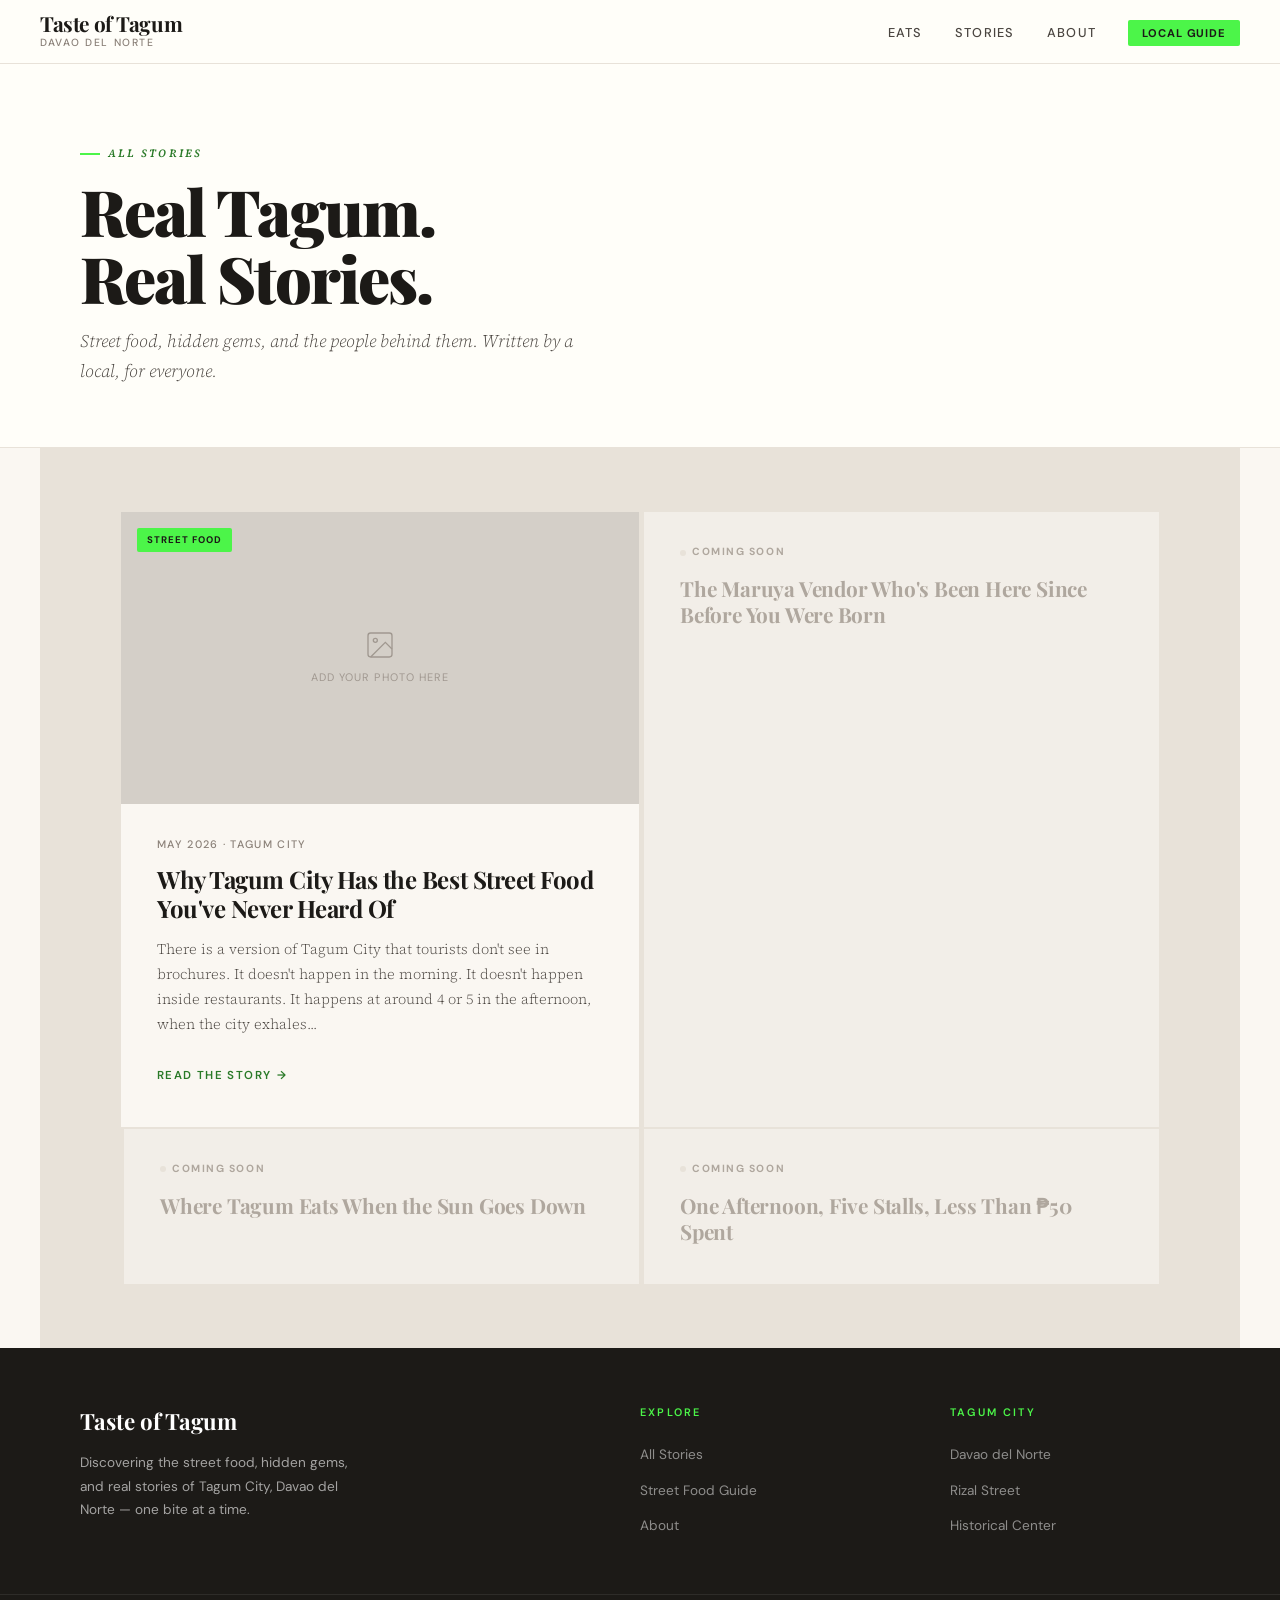
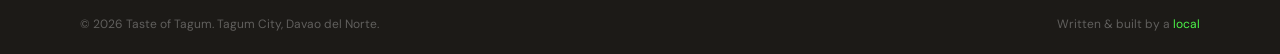
<file: blog.html>
<!DOCTYPE html>
<html lang="en">
<head>
<meta charset="UTF-8">
<meta name="viewport" content="width=device-width, initial-scale=1.0">
<title>All Stories — Taste of Tagum</title>
<meta name="description" content="Stories, guides, and hidden gems from Tagum City, Davao del Norte.">
<link rel="preconnect" href="https://fonts.googleapis.com">
<link href="https://fonts.googleapis.com/css2?family=Playfair+Display:ital,wght@0,400;0,700;0,900;1,400;1,700&family=Source+Serif+4:ital,wght@0,300;0,400;0,600;1,300;1,400&family=DM+Sans:wght@300;400;500&display=swap" rel="stylesheet">
<link rel="stylesheet" href="style.css">
<style>
  .page-header {
    background: var(--warm-white);
    padding: 80px 80px 60px;
    border-bottom: 1px solid var(--border);
  }

  .page-header .label {
    font-size: 0.7rem;
    font-weight: 600;
    letter-spacing: 0.2em;
    text-transform: uppercase;
    color: var(--dark-green);
    margin-bottom: 14px;
    display: flex;
    align-items: center;
    gap: 8px;
  }

  .page-header .label::before {
    content: '';
    display: inline-block;
    width: 20px;
    height: 2px;
    background: var(--green);
  }

  .page-header h1 {
    font-family: 'Playfair Display', serif;
    font-size: clamp(2.5rem, 5vw, 4rem);
    font-weight: 900;
    letter-spacing: -0.03em;
    line-height: 1.05;
    margin-bottom: 16px;
  }

  .page-header p {
    font-family: 'Source Serif 4', serif;
    font-size: 1.1rem;
    font-weight: 300;
    font-style: italic;
    color: var(--ink-light);
    max-width: 500px;
    line-height: 1.7;
  }

  .articles-grid {
    max-width: 1200px;
    margin: 0 auto;
    padding: 64px 80px;
    display: grid;
    grid-template-columns: repeat(2, 1fr);
    gap: 2px;
    background: var(--border);
    border-left: 1px solid var(--border);
    border-right: 1px solid var(--border);
  }

  .article-card {
    background: var(--cream);
    text-decoration: none;
    color: inherit;
    display: flex;
    flex-direction: column;
    transition: background 0.2s;
    padding: 0;
    overflow: hidden;
  }

  .article-card:hover { background: var(--warm-white); }

  .article-card-image {
    background: #d4cfc8;
    aspect-ratio: 16/9;
    display: flex;
    align-items: center;
    justify-content: center;
    overflow: hidden;
    position: relative;
  }

  .article-card-image img { width: 100%; height: 100%; object-fit: cover; }

  .article-card-image-placeholder {
    display: flex;
    flex-direction: column;
    align-items: center;
    gap: 8px;
    color: #a09890;
  }

  .article-card-image-placeholder span {
    font-size: 0.68rem;
    letter-spacing: 0.1em;
    text-transform: uppercase;
  }

  .article-tag {
    position: absolute;
    top: 16px;
    left: 16px;
    background: var(--green);
    color: var(--ink);
    font-size: 0.6rem;
    font-weight: 700;
    letter-spacing: 0.1em;
    text-transform: uppercase;
    padding: 4px 10px;
    border-radius: 2px;
  }

  .article-card-body { padding: 32px 36px 40px; flex: 1; }

  .article-meta {
    font-size: 0.68rem;
    font-weight: 500;
    letter-spacing: 0.12em;
    text-transform: uppercase;
    color: var(--ink-muted);
    margin-bottom: 12px;
  }

  .article-title {
    font-family: 'Playfair Display', serif;
    font-size: 1.5rem;
    font-weight: 700;
    line-height: 1.2;
    letter-spacing: -0.02em;
    margin-bottom: 14px;
  }

  .article-excerpt {
    font-family: 'Source Serif 4', serif;
    font-size: 0.9rem;
    font-weight: 300;
    color: var(--ink-light);
    line-height: 1.75;
    margin-bottom: 24px;
  }

  .article-read {
    font-size: 0.72rem;
    font-weight: 600;
    letter-spacing: 0.12em;
    text-transform: uppercase;
    color: var(--dark-green);
    display: inline-flex;
    align-items: center;
    gap: 6px;
  }
  .article-read::after { content: '→'; }

  /* COMING SOON CARDS */
  .coming-soon-card {
    background: var(--cream);
    padding: 32px 36px 40px;
    border-left: 3px solid var(--border);
    opacity: 0.6;
  }

  .coming-soon-label {
    font-size: 0.65rem;
    font-weight: 700;
    letter-spacing: 0.15em;
    text-transform: uppercase;
    color: var(--ink-muted);
    margin-bottom: 14px;
    display: flex;
    align-items: center;
    gap: 6px;
  }

  .coming-soon-label::before {
    content: '';
    display: inline-block;
    width: 6px;
    height: 6px;
    border-radius: 50%;
    background: var(--border);
  }

  .coming-soon-title {
    font-family: 'Playfair Display', serif;
    font-size: 1.3rem;
    font-weight: 700;
    line-height: 1.25;
    letter-spacing: -0.01em;
    color: var(--ink-muted);
  }

  @media (max-width: 900px) {
    .page-header { padding: 48px 24px 40px; }
    .articles-grid { grid-template-columns: 1fr; padding: 0; border: none; background: transparent; gap: 1px; }
    .article-card-body { padding: 24px; }
  }
</style>
</head>
<body>

<nav>
  <a href="../index.html" class="nav-logo">
    <span class="name">Taste of Tagum</span>
    <span class="sub">Davao del Norte</span>
  </a>
  <ul class="nav-links">
    <li><a href="blog.html">Eats</a></li>
    <li><a href="blog.html">Stories</a></li>
    <li><a href="about.html">About</a></li>
    <li><span class="nav-tag">Local Guide</span></li>
  </ul>
</nav>

<div class="page-header">
  <p class="label">All Stories</p>
  <h1>Real Tagum.<br>Real Stories.</h1>
  <p>Street food, hidden gems, and the people behind them. Written by a local, for everyone.</p>
</div>

<div class="articles-grid">

  <!-- ARTICLE 1 — LIVE -->
  <a href="articles/street-food-tagum.html" class="article-card">
    <div class="article-card-image">
      <!-- REPLACE: <img src="images/street-food-cover.jpg" alt="Street food Tagum City Rizal Street"> -->
      <div class="article-card-image-placeholder">
        <svg width="32" height="32" viewBox="0 0 24 24" fill="none" stroke="currentColor" stroke-width="1"><rect x="3" y="3" width="18" height="18" rx="2"/><circle cx="8.5" cy="8.5" r="1.5"/><path d="m21 15-5-5L5 21"/></svg>
        <span>Add your photo here</span>
      </div>
      <span class="article-tag">Street Food</span>
    </div>
    <div class="article-card-body">
      <p class="article-meta">May 2026 · Tagum City</p>
      <h2 class="article-title">Why Tagum City Has the Best Street Food You've Never Heard Of</h2>
      <p class="article-excerpt">There is a version of Tagum City that tourists don't see in brochures. It doesn't happen in the morning. It doesn't happen inside restaurants. It happens at around 4 or 5 in the afternoon, when the city exhales...</p>
      <span class="article-read">Read the story</span>
    </div>
  </a>

  <!-- COMING SOON 1 -->
  <div class="coming-soon-card">
    <p class="coming-soon-label">Coming Soon</p>
    <h3 class="coming-soon-title">The Maruya Vendor Who's Been Here Since Before You Were Born</h3>
  </div>

  <!-- COMING SOON 2 -->
  <div class="coming-soon-card">
    <p class="coming-soon-label">Coming Soon</p>
    <h3 class="coming-soon-title">Where Tagum Eats When the Sun Goes Down</h3>
  </div>

  <!-- COMING SOON 3 -->
  <div class="coming-soon-card">
    <p class="coming-soon-label">Coming Soon</p>
    <h3 class="coming-soon-title">One Afternoon, Five Stalls, Less Than ₱50 Spent</h3>
  </div>

</div>

<footer>
  <div class="footer-brand">
    <div class="name">Taste of Tagum</div>
    <p>Discovering the street food, hidden gems, and real stories of Tagum City, Davao del Norte — one bite at a time.</p>
  </div>
  <div class="footer-col">
    <h4>Explore</h4>
    <ul>
      <li><a href="blog.html">All Stories</a></li>
      <li><a href="articles/street-food-tagum.html">Street Food Guide</a></li>
      <li><a href="about.html">About</a></li>
    </ul>
  </div>
  <div class="footer-col">
    <h4>Tagum City</h4>
    <ul>
      <li><a href="#">Davao del Norte</a></li>
      <li><a href="#">Rizal Street</a></li>
      <li><a href="#">Historical Center</a></li>
    </ul>
  </div>
</footer>
<div class="footer-bottom">
  <p>© 2026 Taste of Tagum. Tagum City, Davao del Norte.</p>
  <p class="made-by">Written & built by a <span>local</span></p>
</div>

</body>
</html>
</file>
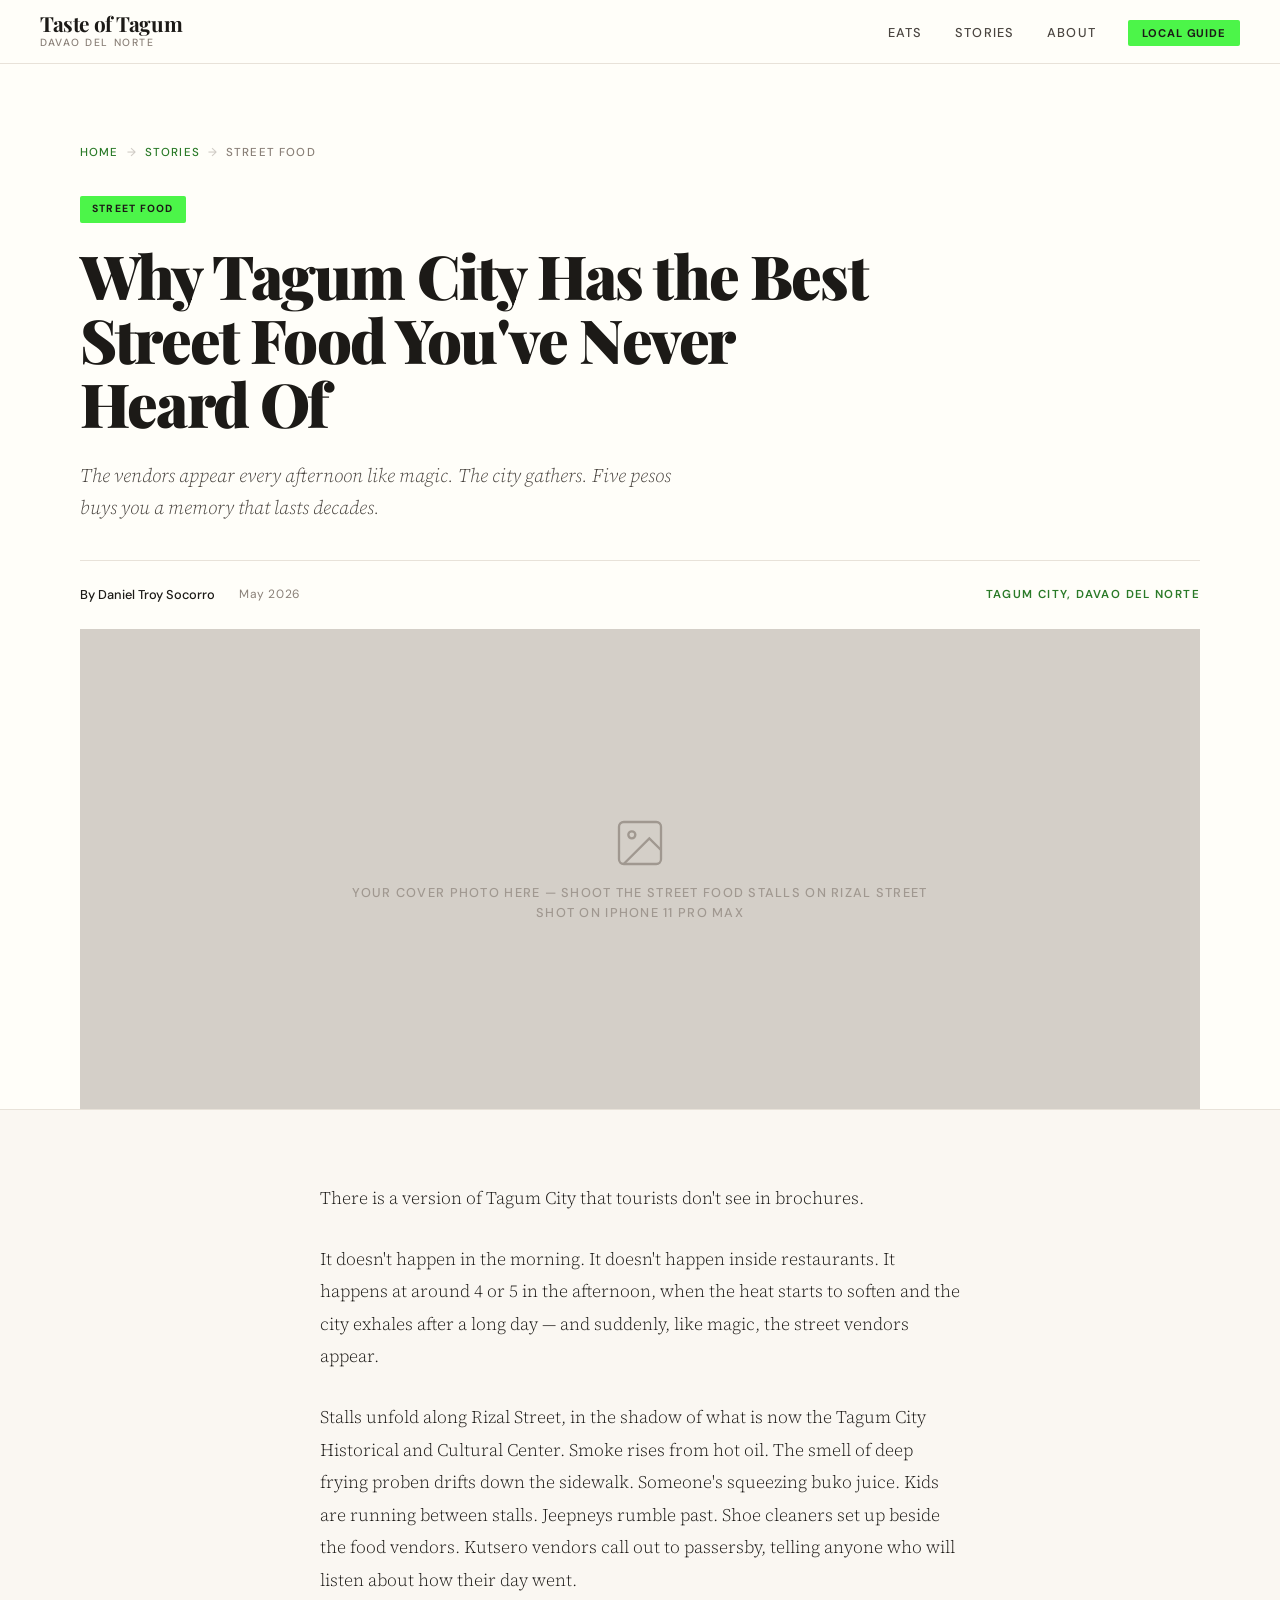
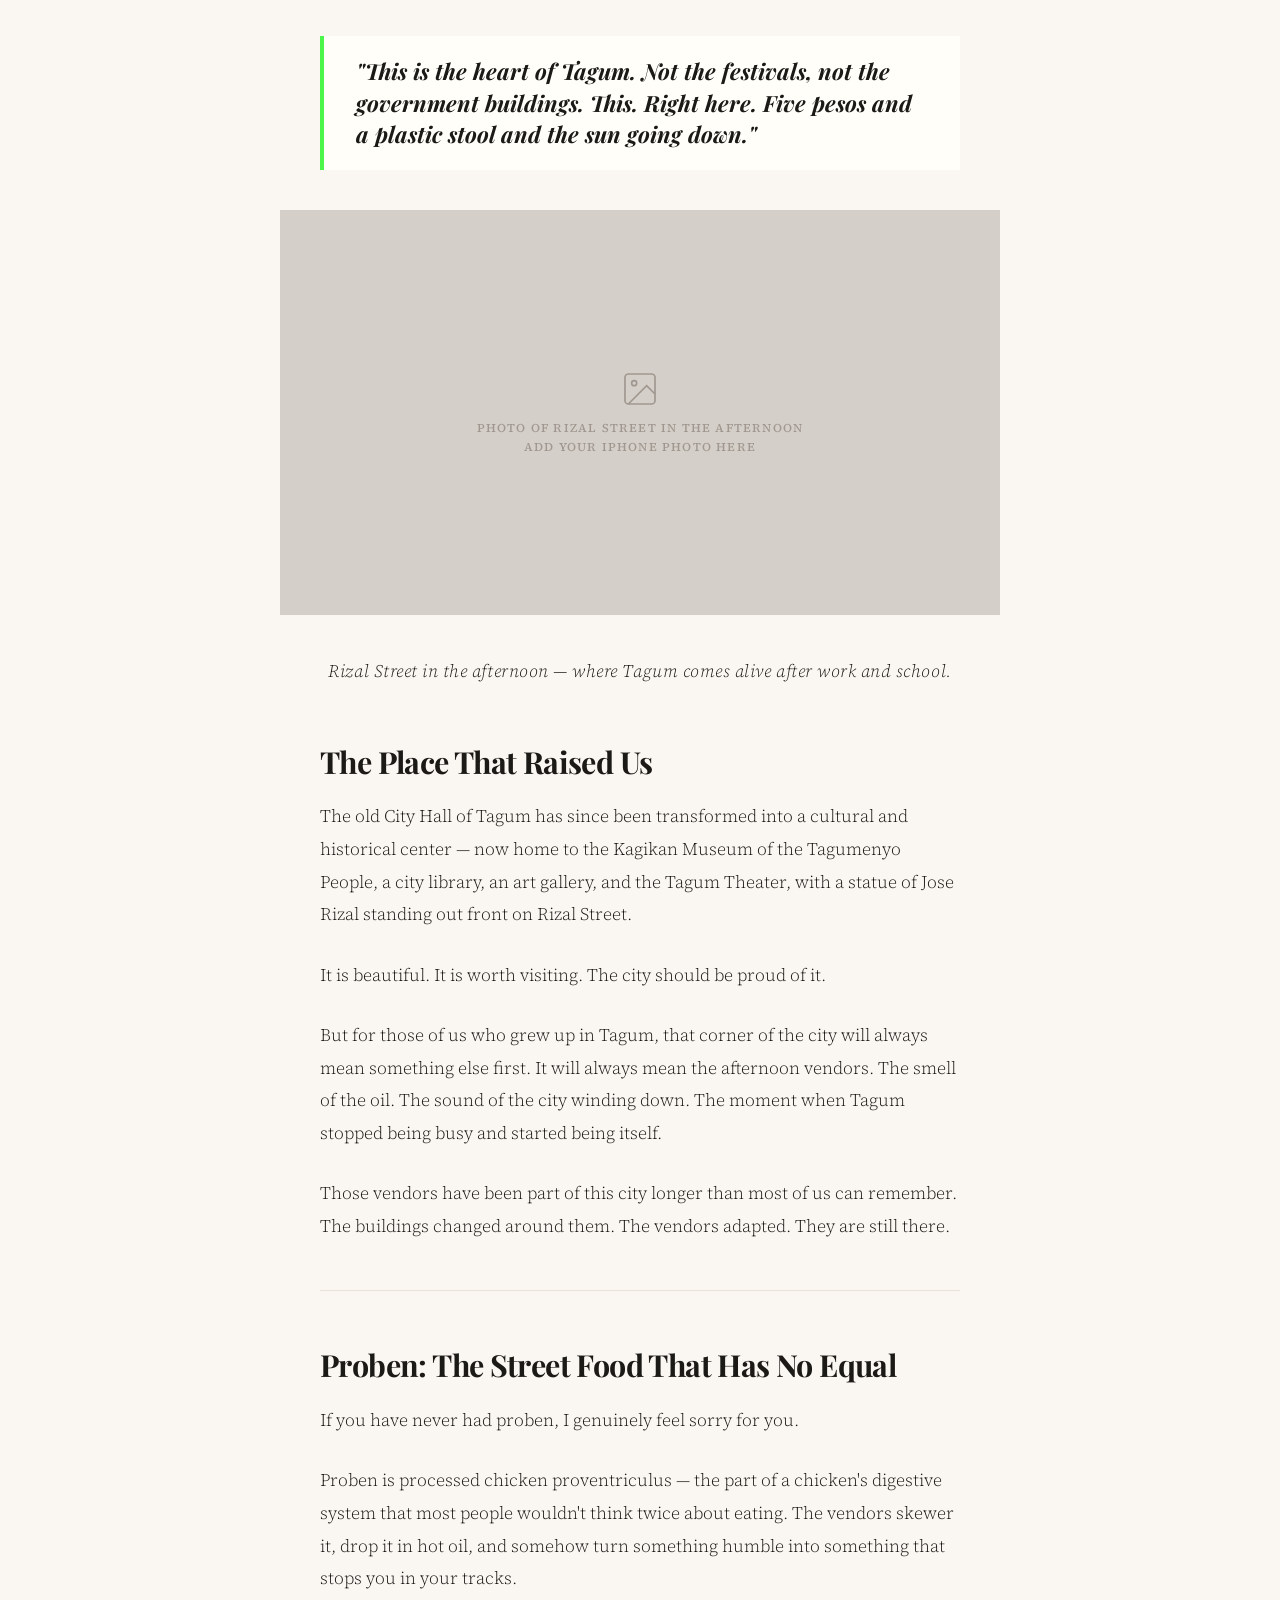
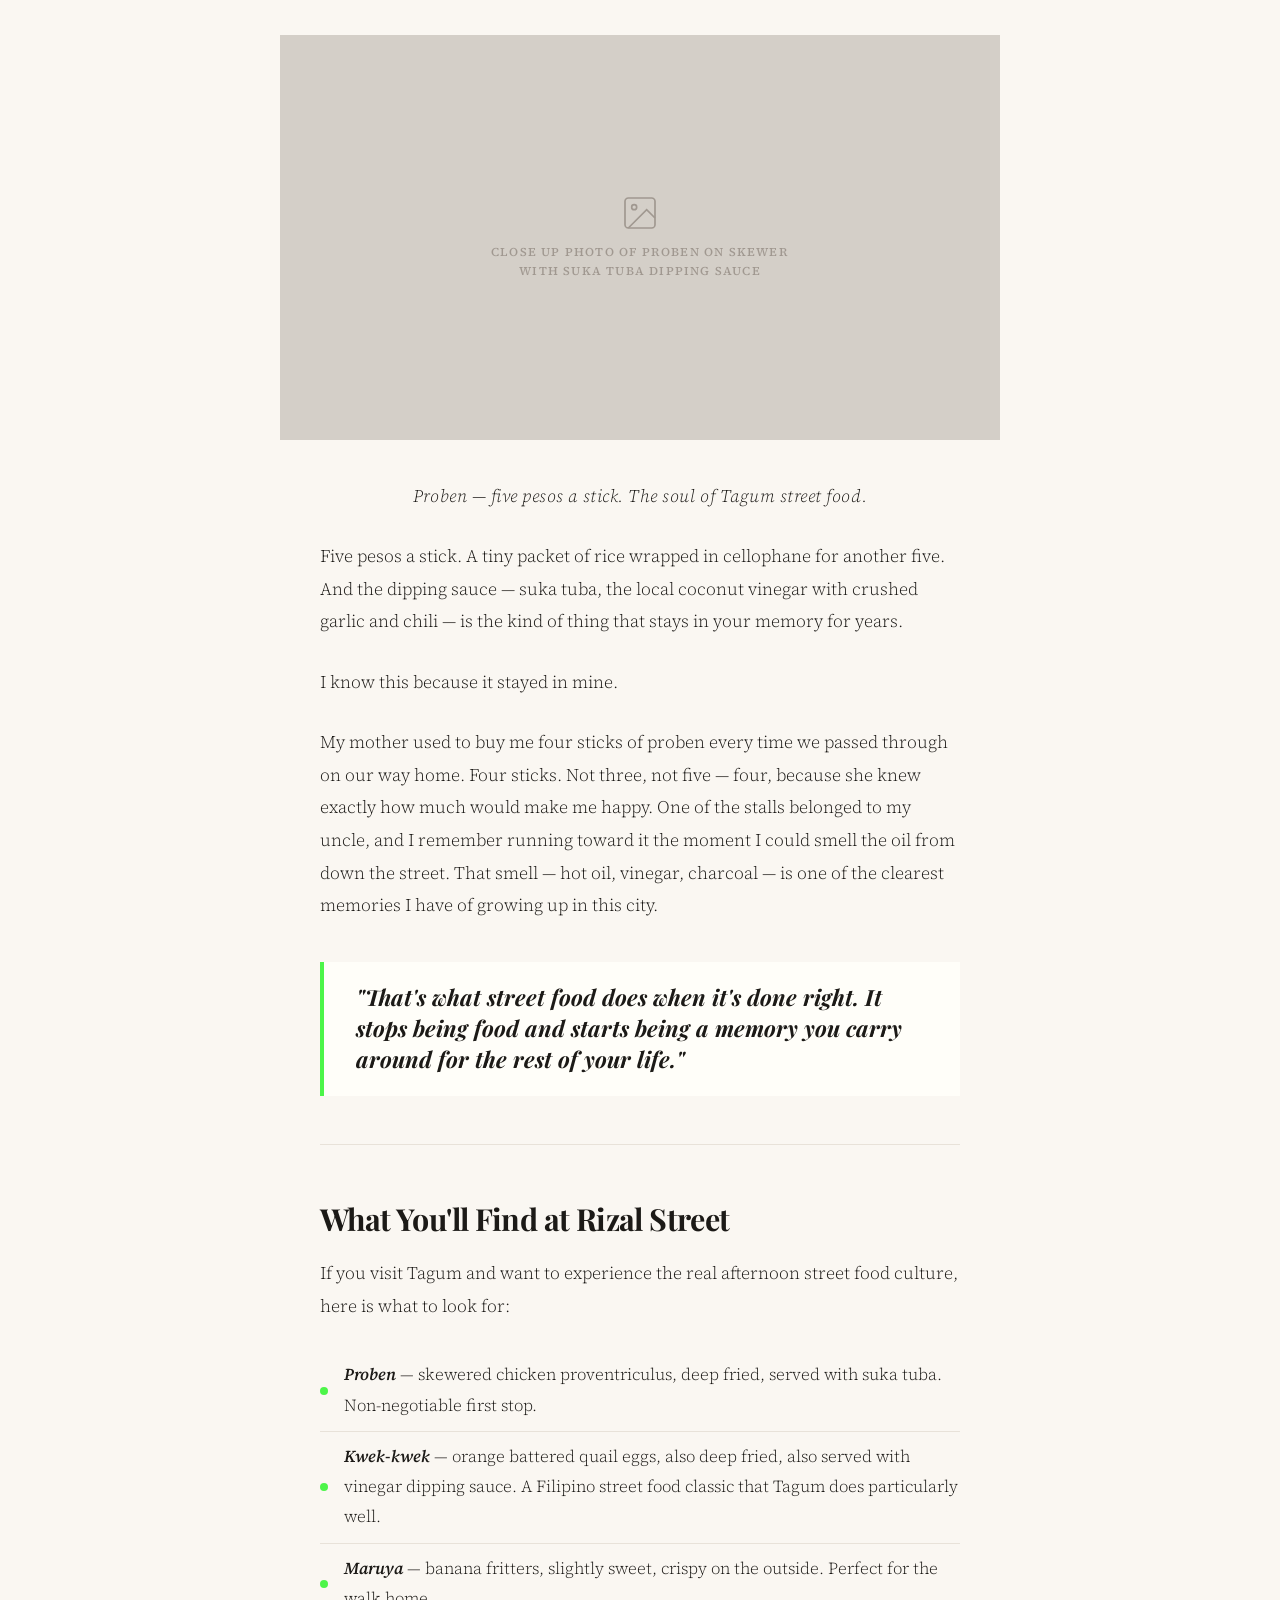
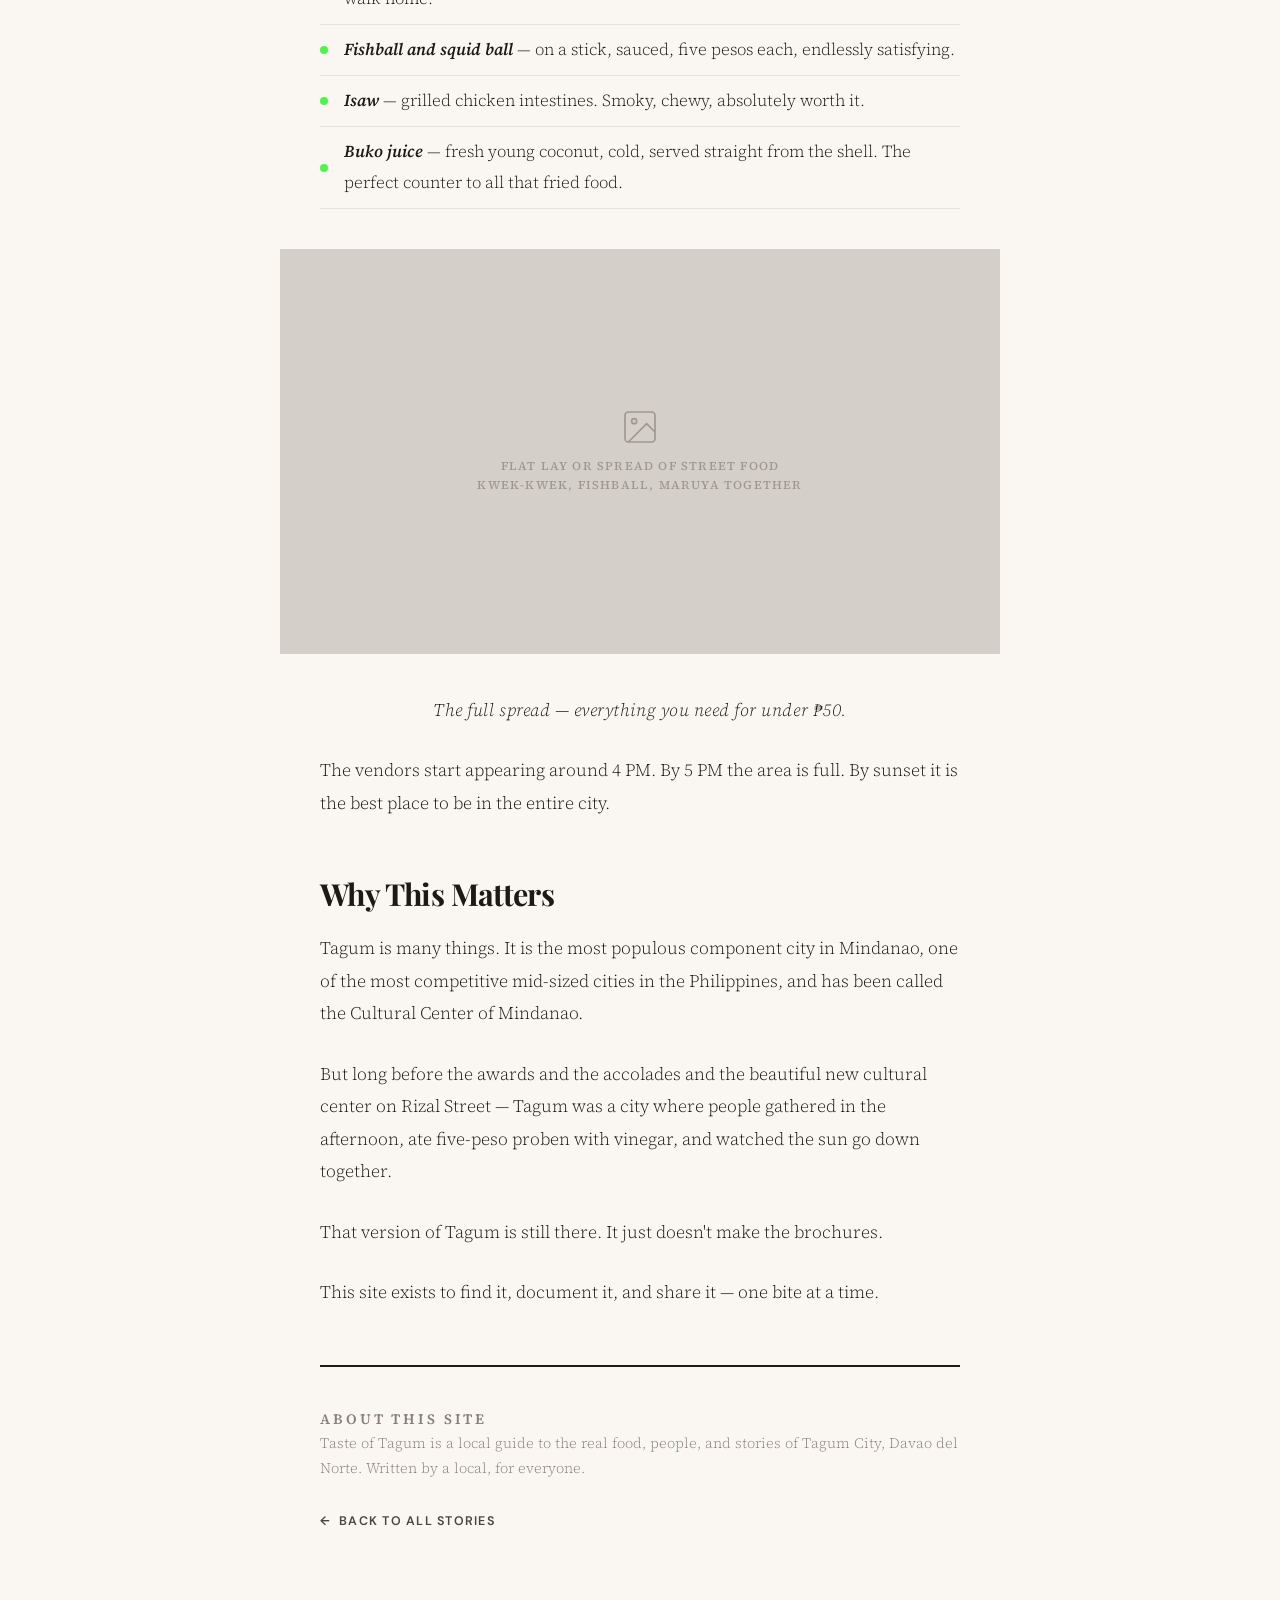
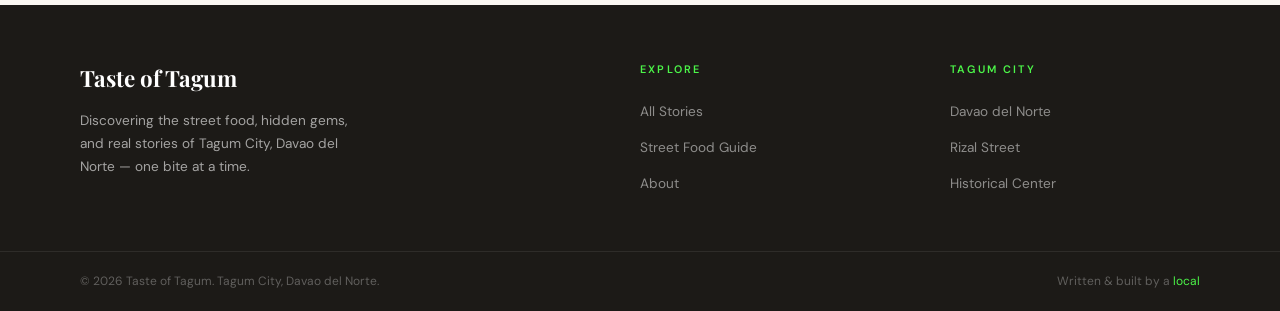
<file: articles/street-food-tagum.html>
<!DOCTYPE html>
<html lang="en">
<head>
<meta charset="UTF-8">
<meta name="viewport" content="width=device-width, initial-scale=1.0">
<title>Why Tagum City Has the Best Street Food You've Never Heard Of — Taste of Tagum</title>
<meta name="description" content="Street food, hidden gems, and the stories behind them. A local guide written by someone who actually lives here.">
<link rel="preconnect" href="https://fonts.googleapis.com">
<link href="https://fonts.googleapis.com/css2?family=Playfair+Display:ital,wght@0,400;0,700;0,900;1,400;1,700&family=Source+Serif+4:ital,wght@0,300;0,400;0,600;1,300;1,400&family=DM+Sans:wght@300;400;500&display=swap" rel="stylesheet">
<link rel="stylesheet" href="../style.css">
<style>
  .article-hero {
    background: var(--warm-white);
    padding: 80px 80px 0;
    border-bottom: 1px solid var(--border);
  }

  .article-breadcrumb {
    font-size: 0.72rem;
    font-weight: 500;
    letter-spacing: 0.1em;
    text-transform: uppercase;
    color: var(--ink-muted);
    margin-bottom: 32px;
    display: flex;
    align-items: center;
    gap: 8px;
  }

  .article-breadcrumb a {
    text-decoration: none;
    color: var(--dark-green);
    transition: opacity 0.2s;
  }
  .article-breadcrumb a:hover { opacity: 0.7; }
  .article-breadcrumb span { opacity: 0.4; }

  .article-tag-badge {
    display: inline-block;
    background: var(--green);
    color: var(--ink);
    font-size: 0.65rem;
    font-weight: 700;
    letter-spacing: 0.12em;
    text-transform: uppercase;
    padding: 5px 12px;
    border-radius: 2px;
    margin-bottom: 20px;
  }

  .article-title {
    font-family: 'Playfair Display', serif;
    font-size: clamp(2.2rem, 5vw, 3.8rem);
    font-weight: 900;
    line-height: 1.05;
    letter-spacing: -0.03em;
    margin-bottom: 24px;
    max-width: 820px;
  }

  .article-subtitle {
    font-family: 'Source Serif 4', serif;
    font-size: 1.2rem;
    font-weight: 300;
    font-style: italic;
    color: var(--ink-light);
    max-width: 620px;
    line-height: 1.7;
    margin-bottom: 36px;
  }

  .article-meta-row {
    display: flex;
    align-items: center;
    gap: 24px;
    padding: 24px 0;
    border-top: 1px solid var(--border);
  }

  .article-meta-row .author {
    font-size: 0.8rem;
    font-weight: 500;
    color: var(--ink);
  }

  .article-meta-row .date {
    font-size: 0.75rem;
    color: var(--ink-muted);
    letter-spacing: 0.05em;
  }

  .article-meta-row .location {
    font-size: 0.72rem;
    font-weight: 600;
    letter-spacing: 0.12em;
    text-transform: uppercase;
    color: var(--dark-green);
    margin-left: auto;
  }

  .article-cover {
    background: #d4cfc8;
    width: 100%;
    aspect-ratio: 21/9;
    display: flex;
    align-items: center;
    justify-content: center;
    overflow: hidden;
    margin-top: 0;
  }

  .article-cover img { width: 100%; height: 100%; object-fit: cover; }

  .article-cover-placeholder {
    display: flex;
    flex-direction: column;
    align-items: center;
    gap: 12px;
    color: #a09890;
    text-align: center;
  }

  .article-cover-placeholder p {
    font-size: 0.8rem;
    letter-spacing: 0.1em;
    text-transform: uppercase;
    font-weight: 500;
    line-height: 1.6;
  }

  .article-body {
    max-width: 720px;
    margin: 0 auto;
    padding: 72px 40px;
  }

  .article-body p {
    font-family: 'Source Serif 4', serif;
    font-size: 1.1rem;
    font-weight: 300;
    line-height: 1.85;
    color: var(--ink);
    margin-bottom: 28px;
  }

  .article-body h2 {
    font-family: 'Playfair Display', serif;
    font-size: 1.9rem;
    font-weight: 700;
    letter-spacing: -0.02em;
    line-height: 1.2;
    margin-top: 56px;
    margin-bottom: 20px;
    color: var(--ink);
  }

  .article-body h3 {
    font-family: 'Playfair Display', serif;
    font-size: 1.3rem;
    font-weight: 700;
    letter-spacing: -0.01em;
    margin-top: 40px;
    margin-bottom: 14px;
  }

  .article-body ul {
    list-style: none;
    margin-bottom: 28px;
  }

  .article-body ul li {
    font-family: 'Source Serif 4', serif;
    font-size: 1.05rem;
    font-weight: 300;
    line-height: 1.8;
    color: var(--ink);
    padding: 10px 0 10px 24px;
    border-bottom: 1px solid var(--border);
    position: relative;
  }

  .article-body ul li::before {
    content: '';
    position: absolute;
    left: 0;
    top: 50%;
    transform: translateY(-50%);
    width: 8px;
    height: 8px;
    background: var(--green);
    border-radius: 50%;
  }

  .article-body ul li strong {
    font-weight: 600;
    font-style: italic;
  }

  .pullquote {
    border-left: 4px solid var(--green);
    padding: 20px 32px;
    margin: 40px 0;
    background: var(--warm-white);
  }

  .pullquote p {
    font-family: 'Playfair Display', serif !important;
    font-size: 1.4rem !important;
    font-weight: 700 !important;
    font-style: italic;
    line-height: 1.4 !important;
    color: var(--ink) !important;
    margin-bottom: 0 !important;
  }

  .article-image-block {
    margin: 40px -40px;
    background: #d4cfc8;
    aspect-ratio: 16/9;
    display: flex;
    align-items: center;
    justify-content: center;
    overflow: hidden;
  }

  .article-image-block img { width: 100%; height: 100%; object-fit: cover; }

  .article-image-placeholder {
    display: flex;
    flex-direction: column;
    align-items: center;
    gap: 10px;
    color: #a09890;
    text-align: center;
    padding: 40px;
  }

  .article-image-placeholder p {
    font-size: 0.75rem !important;
    letter-spacing: 0.1em;
    text-transform: uppercase;
    font-weight: 500 !important;
    line-height: 1.6 !important;
    color: #a09890 !important;
    margin-bottom: 0 !important;
  }

  .image-caption {
    font-size: 0.78rem;
    font-style: italic;
    color: var(--ink-muted);
    text-align: center;
    margin-top: 12px;
    margin-bottom: 36px;
    letter-spacing: 0.03em;
  }

  .article-divider {
    border: none;
    border-top: 1px solid var(--border);
    margin: 48px 0;
  }

  .article-footer {
    border-top: 2px solid var(--ink);
    padding-top: 40px;
    margin-top: 56px;
  }

  .article-footer .label {
    font-size: 0.68rem;
    font-weight: 600;
    letter-spacing: 0.2em;
    text-transform: uppercase;
    color: var(--dark-green);
    margin-bottom: 12px;
  }

  .article-footer p {
    font-size: 0.9rem !important;
    color: var(--ink-muted) !important;
    line-height: 1.7 !important;
    margin-bottom: 0 !important;
  }

  .back-link {
    display: inline-flex;
    align-items: center;
    gap: 8px;
    text-decoration: none;
    font-size: 0.78rem;
    font-weight: 600;
    letter-spacing: 0.1em;
    text-transform: uppercase;
    color: var(--ink-light);
    margin-top: 32px;
    transition: color 0.2s;
  }
  .back-link::before { content: '←'; }
  .back-link:hover { color: var(--dark-green); }

  @media (max-width: 900px) {
    .article-hero { padding: 48px 24px 0; }
    .article-body { padding: 48px 24px; }
    .article-image-block { margin: 32px -24px; }
    .article-meta-row { flex-wrap: wrap; gap: 12px; }
    .article-meta-row .location { margin-left: 0; }
  }
</style>
</head>
<body>

<nav>
  <a href="../index.html" class="nav-logo">
    <span class="name">Taste of Tagum</span>
    <span class="sub">Davao del Norte</span>
  </a>
  <ul class="nav-links">
    <li><a href="../blog.html">Eats</a></li>
    <li><a href="../blog.html">Stories</a></li>
    <li><a href="../about.html">About</a></li>
    <li><span class="nav-tag">Local Guide</span></li>
  </ul>
</nav>

<div class="article-hero">
  <div class="article-breadcrumb">
    <a href="../index.html">Home</a>
    <span>→</span>
    <a href="../blog.html">Stories</a>
    <span>→</span>
    Street Food
  </div>

  <span class="article-tag-badge">Street Food</span>
  <h1 class="article-title">Why Tagum City Has the Best Street Food You've Never Heard Of</h1>
  <p class="article-subtitle">The vendors appear every afternoon like magic. The city gathers. Five pesos buys you a memory that lasts decades.</p>

  <div class="article-meta-row">
    <span class="author">By Daniel Troy Socorro</span>
    <span class="date">May 2026</span>
    <span class="location">Tagum City, Davao del Norte</span>
  </div>

  <div class="article-cover">
    <!-- REPLACE WITH YOUR PHOTO: <img src="../images/street-food-cover.jpg" alt="Street food vendors Tagum City Rizal Street"> -->
    <div class="article-cover-placeholder">
      <svg width="56" height="56" viewBox="0 0 24 24" fill="none" stroke="currentColor" stroke-width="1"><rect x="3" y="3" width="18" height="18" rx="2"/><circle cx="8.5" cy="8.5" r="1.5"/><path d="m21 15-5-5L5 21"/></svg>
      <p>Your cover photo here — shoot the street food stalls on Rizal Street<br>Shot on iPhone 11 Pro Max</p>
    </div>
  </div>
</div>

<div class="article-body">

  <p>There is a version of Tagum City that tourists don't see in brochures.</p>

  <p>It doesn't happen in the morning. It doesn't happen inside restaurants. It happens at around 4 or 5 in the afternoon, when the heat starts to soften and the city exhales after a long day — and suddenly, like magic, the street vendors appear.</p>

  <p>Stalls unfold along Rizal Street, in the shadow of what is now the Tagum City Historical and Cultural Center. Smoke rises from hot oil. The smell of deep frying proben drifts down the sidewalk. Someone's squeezing buko juice. Kids are running between stalls. Jeepneys rumble past. Shoe cleaners set up beside the food vendors. Kutsero vendors call out to passersby, telling anyone who will listen about how their day went.</p>

  <div class="pullquote">
    <p>"This is the heart of Tagum. Not the festivals, not the government buildings. This. Right here. Five pesos and a plastic stool and the sun going down."</p>
  </div>

  <div class="article-image-block">
    <!-- REPLACE: <img src="../images/rizal-street.jpg" alt="Rizal Street Tagum City afternoon vendors"> -->
    <div class="article-image-placeholder">
      <svg width="40" height="40" viewBox="0 0 24 24" fill="none" stroke="currentColor" stroke-width="1"><rect x="3" y="3" width="18" height="18" rx="2"/><circle cx="8.5" cy="8.5" r="1.5"/><path d="m21 15-5-5L5 21"/></svg>
      <p>Photo of Rizal Street in the afternoon<br>Add your iPhone photo here</p>
    </div>
  </div>
  <p class="image-caption">Rizal Street in the afternoon — where Tagum comes alive after work and school.</p>

  <h2>The Place That Raised Us</h2>

  <p>The old City Hall of Tagum has since been transformed into a cultural and historical center — now home to the Kagikan Museum of the Tagumenyo People, a city library, an art gallery, and the Tagum Theater, with a statue of Jose Rizal standing out front on Rizal Street.</p>

  <p>It is beautiful. It is worth visiting. The city should be proud of it.</p>

  <p>But for those of us who grew up in Tagum, that corner of the city will always mean something else first. It will always mean the afternoon vendors. The smell of the oil. The sound of the city winding down. The moment when Tagum stopped being busy and started being itself.</p>

  <p>Those vendors have been part of this city longer than most of us can remember. The buildings changed around them. The vendors adapted. They are still there.</p>

  <hr class="article-divider">

  <h2>Proben: The Street Food That Has No Equal</h2>

  <p>If you have never had proben, I genuinely feel sorry for you.</p>

  <p>Proben is processed chicken proventriculus — the part of a chicken's digestive system that most people wouldn't think twice about eating. The vendors skewer it, drop it in hot oil, and somehow turn something humble into something that stops you in your tracks.</p>

  <div class="article-image-block">
    <!-- REPLACE: <img src="../images/proben.jpg" alt="Proben on skewer Tagum City street food"> -->
    <div class="article-image-placeholder">
      <svg width="40" height="40" viewBox="0 0 24 24" fill="none" stroke="currentColor" stroke-width="1"><rect x="3" y="3" width="18" height="18" rx="2"/><circle cx="8.5" cy="8.5" r="1.5"/><path d="m21 15-5-5L5 21"/></svg>
      <p>Close up photo of proben on skewer<br>with suka tuba dipping sauce</p>
    </div>
  </div>
  <p class="image-caption">Proben — five pesos a stick. The soul of Tagum street food.</p>

  <p>Five pesos a stick. A tiny packet of rice wrapped in cellophane for another five. And the dipping sauce — suka tuba, the local coconut vinegar with crushed garlic and chili — is the kind of thing that stays in your memory for years.</p>

  <p>I know this because it stayed in mine.</p>

  <p>My mother used to buy me four sticks of proben every time we passed through on our way home. Four sticks. Not three, not five — four, because she knew exactly how much would make me happy. One of the stalls belonged to my uncle, and I remember running toward it the moment I could smell the oil from down the street. That smell — hot oil, vinegar, charcoal — is one of the clearest memories I have of growing up in this city.</p>

  <div class="pullquote">
    <p>"That's what street food does when it's done right. It stops being food and starts being a memory you carry around for the rest of your life."</p>
  </div>

  <hr class="article-divider">

  <h2>What You'll Find at Rizal Street</h2>

  <p>If you visit Tagum and want to experience the real afternoon street food culture, here is what to look for:</p>

  <ul>
    <li><strong>Proben</strong> — skewered chicken proventriculus, deep fried, served with suka tuba. Non-negotiable first stop.</li>
    <li><strong>Kwek-kwek</strong> — orange battered quail eggs, also deep fried, also served with vinegar dipping sauce. A Filipino street food classic that Tagum does particularly well.</li>
    <li><strong>Maruya</strong> — banana fritters, slightly sweet, crispy on the outside. Perfect for the walk home.</li>
    <li><strong>Fishball and squid ball</strong> — on a stick, sauced, five pesos each, endlessly satisfying.</li>
    <li><strong>Isaw</strong> — grilled chicken intestines. Smoky, chewy, absolutely worth it.</li>
    <li><strong>Buko juice</strong> — fresh young coconut, cold, served straight from the shell. The perfect counter to all that fried food.</li>
  </ul>

  <div class="article-image-block">
    <!-- REPLACE: <img src="../images/street-food-spread.jpg" alt="Tagum City street food spread kwek-kwek fishball maruya"> -->
    <div class="article-image-placeholder">
      <svg width="40" height="40" viewBox="0 0 24 24" fill="none" stroke="currentColor" stroke-width="1"><rect x="3" y="3" width="18" height="18" rx="2"/><circle cx="8.5" cy="8.5" r="1.5"/><path d="m21 15-5-5L5 21"/></svg>
      <p>Flat lay or spread of street food<br>kwek-kwek, fishball, maruya together</p>
    </div>
  </div>
  <p class="image-caption">The full spread — everything you need for under ₱50.</p>

  <p>The vendors start appearing around 4 PM. By 5 PM the area is full. By sunset it is the best place to be in the entire city.</p>

  <h2>Why This Matters</h2>

  <p>Tagum is many things. It is the most populous component city in Mindanao, one of the most competitive mid-sized cities in the Philippines, and has been called the Cultural Center of Mindanao.</p>

  <p>But long before the awards and the accolades and the beautiful new cultural center on Rizal Street — Tagum was a city where people gathered in the afternoon, ate five-peso proben with vinegar, and watched the sun go down together.</p>

  <p>That version of Tagum is still there. It just doesn't make the brochures.</p>

  <p>This site exists to find it, document it, and share it — one bite at a time.</p>

  <div class="article-footer">
    <p class="label">About This Site</p>
    <p>Taste of Tagum is a local guide to the real food, people, and stories of Tagum City, Davao del Norte. Written by a local, for everyone.</p>
    <a href="../blog.html" class="back-link">Back to all stories</a>
  </div>

</div>

<footer>
  <div class="footer-brand">
    <div class="name">Taste of Tagum</div>
    <p>Discovering the street food, hidden gems, and real stories of Tagum City, Davao del Norte — one bite at a time.</p>
  </div>
  <div class="footer-col">
    <h4>Explore</h4>
    <ul>
      <li><a href="../blog.html">All Stories</a></li>
      <li><a href="street-food-tagum.html">Street Food Guide</a></li>
      <li><a href="../about.html">About</a></li>
    </ul>
  </div>
  <div class="footer-col">
    <h4>Tagum City</h4>
    <ul>
      <li><a href="#">Davao del Norte</a></li>
      <li><a href="#">Rizal Street</a></li>
      <li><a href="#">Historical Center</a></li>
    </ul>
  </div>
</footer>
<div class="footer-bottom">
  <p>© 2026 Taste of Tagum. Tagum City, Davao del Norte.</p>
  <p class="made-by">Written & built by a <span>local</span></p>
</div>

</body>
</html>
</file>
<file: style.css>
:root {
  --green: #4cf549;
  --dark-green: #2a7a28;
  --cream: #faf7f2;
  --warm-white: #fffef9;
  --ink: #1c1a17;
  --ink-light: #4a4540;
  --ink-muted: #8a8078;
  --border: #e8e2d9;
}

* { margin: 0; padding: 0; box-sizing: border-box; }
html { scroll-behavior: smooth; }

body {
  background: var(--cream);
  color: var(--ink);
  font-family: 'DM Sans', sans-serif;
  font-size: 16px;
  line-height: 1.6;
  overflow-x: hidden;
}

/* NAV */
nav {
  background: var(--warm-white);
  border-bottom: 1px solid var(--border);
  padding: 0 40px;
  display: flex;
  align-items: center;
  justify-content: space-between;
  position: sticky;
  top: 0;
  z-index: 100;
  height: 64px;
}

.nav-logo {
  display: flex;
  flex-direction: column;
  text-decoration: none;
}

.nav-logo .name {
  font-family: 'Playfair Display', serif;
  font-size: 1.3rem;
  font-weight: 700;
  color: var(--ink);
  letter-spacing: -0.02em;
  line-height: 1.1;
}

.nav-logo .sub {
  font-size: 0.65rem;
  font-weight: 500;
  letter-spacing: 0.15em;
  text-transform: uppercase;
  color: var(--ink-muted);
}

.nav-links {
  display: flex;
  gap: 32px;
  list-style: none;
  align-items: center;
}

.nav-links a {
  text-decoration: none;
  font-size: 0.8rem;
  font-weight: 500;
  letter-spacing: 0.1em;
  text-transform: uppercase;
  color: var(--ink-light);
  transition: color 0.2s;
}

.nav-links a:hover { color: var(--dark-green); }

.nav-tag {
  background: var(--green);
  color: var(--ink);
  font-size: 0.7rem;
  font-weight: 700;
  letter-spacing: 0.08em;
  text-transform: uppercase;
  padding: 6px 14px;
  border-radius: 2px;
}

/* FOOTER */
footer {
  background: var(--ink);
  color: rgba(255,255,255,0.6);
  padding: 56px 80px;
  display: grid;
  grid-template-columns: 2fr 1fr 1fr;
  gap: 60px;
}

.footer-brand .name {
  font-family: 'Playfair Display', serif;
  font-size: 1.4rem;
  font-weight: 700;
  color: white;
  margin-bottom: 12px;
}

.footer-brand p {
  font-size: 0.85rem;
  line-height: 1.7;
  max-width: 280px;
}

.footer-col h4 {
  font-size: 0.68rem;
  font-weight: 600;
  letter-spacing: 0.2em;
  text-transform: uppercase;
  color: var(--green);
  margin-bottom: 20px;
}

.footer-col ul {
  list-style: none;
  display: flex;
  flex-direction: column;
  gap: 10px;
}

.footer-col a {
  text-decoration: none;
  color: rgba(255,255,255,0.5);
  font-size: 0.85rem;
  transition: color 0.2s;
}

.footer-col a:hover { color: white; }

.footer-bottom {
  background: var(--ink);
  border-top: 1px solid rgba(255,255,255,0.08);
  padding: 20px 80px;
  display: flex;
  justify-content: space-between;
  align-items: center;
}

.footer-bottom p {
  font-size: 0.75rem;
  color: rgba(255,255,255,0.3);
}

.footer-bottom .made-by span { color: var(--green); }

@media (max-width: 900px) {
  nav { padding: 0 20px; }
  .nav-links { gap: 16px; }
  footer { grid-template-columns: 1fr; padding: 40px 24px; gap: 32px; }
  .footer-bottom { padding: 16px 24px; flex-direction: column; gap: 8px; text-align: center; }
}
</file>
